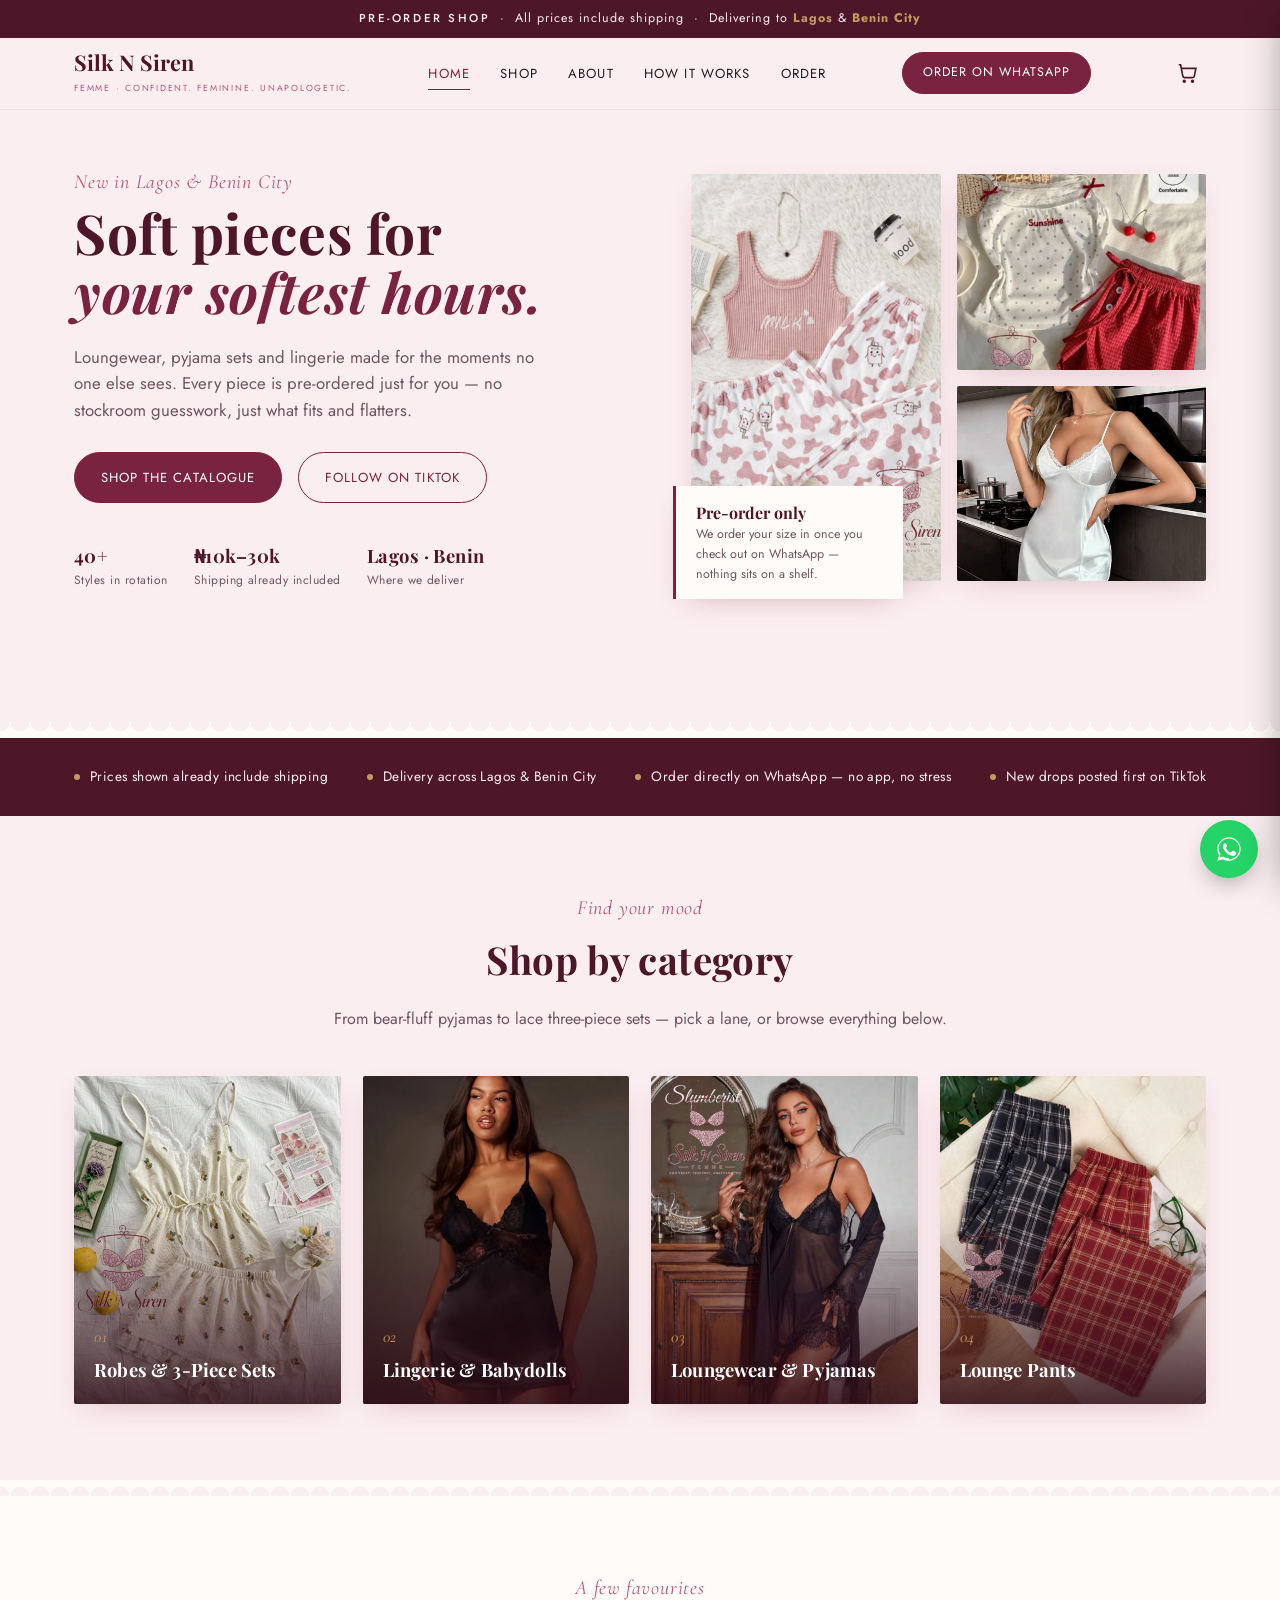
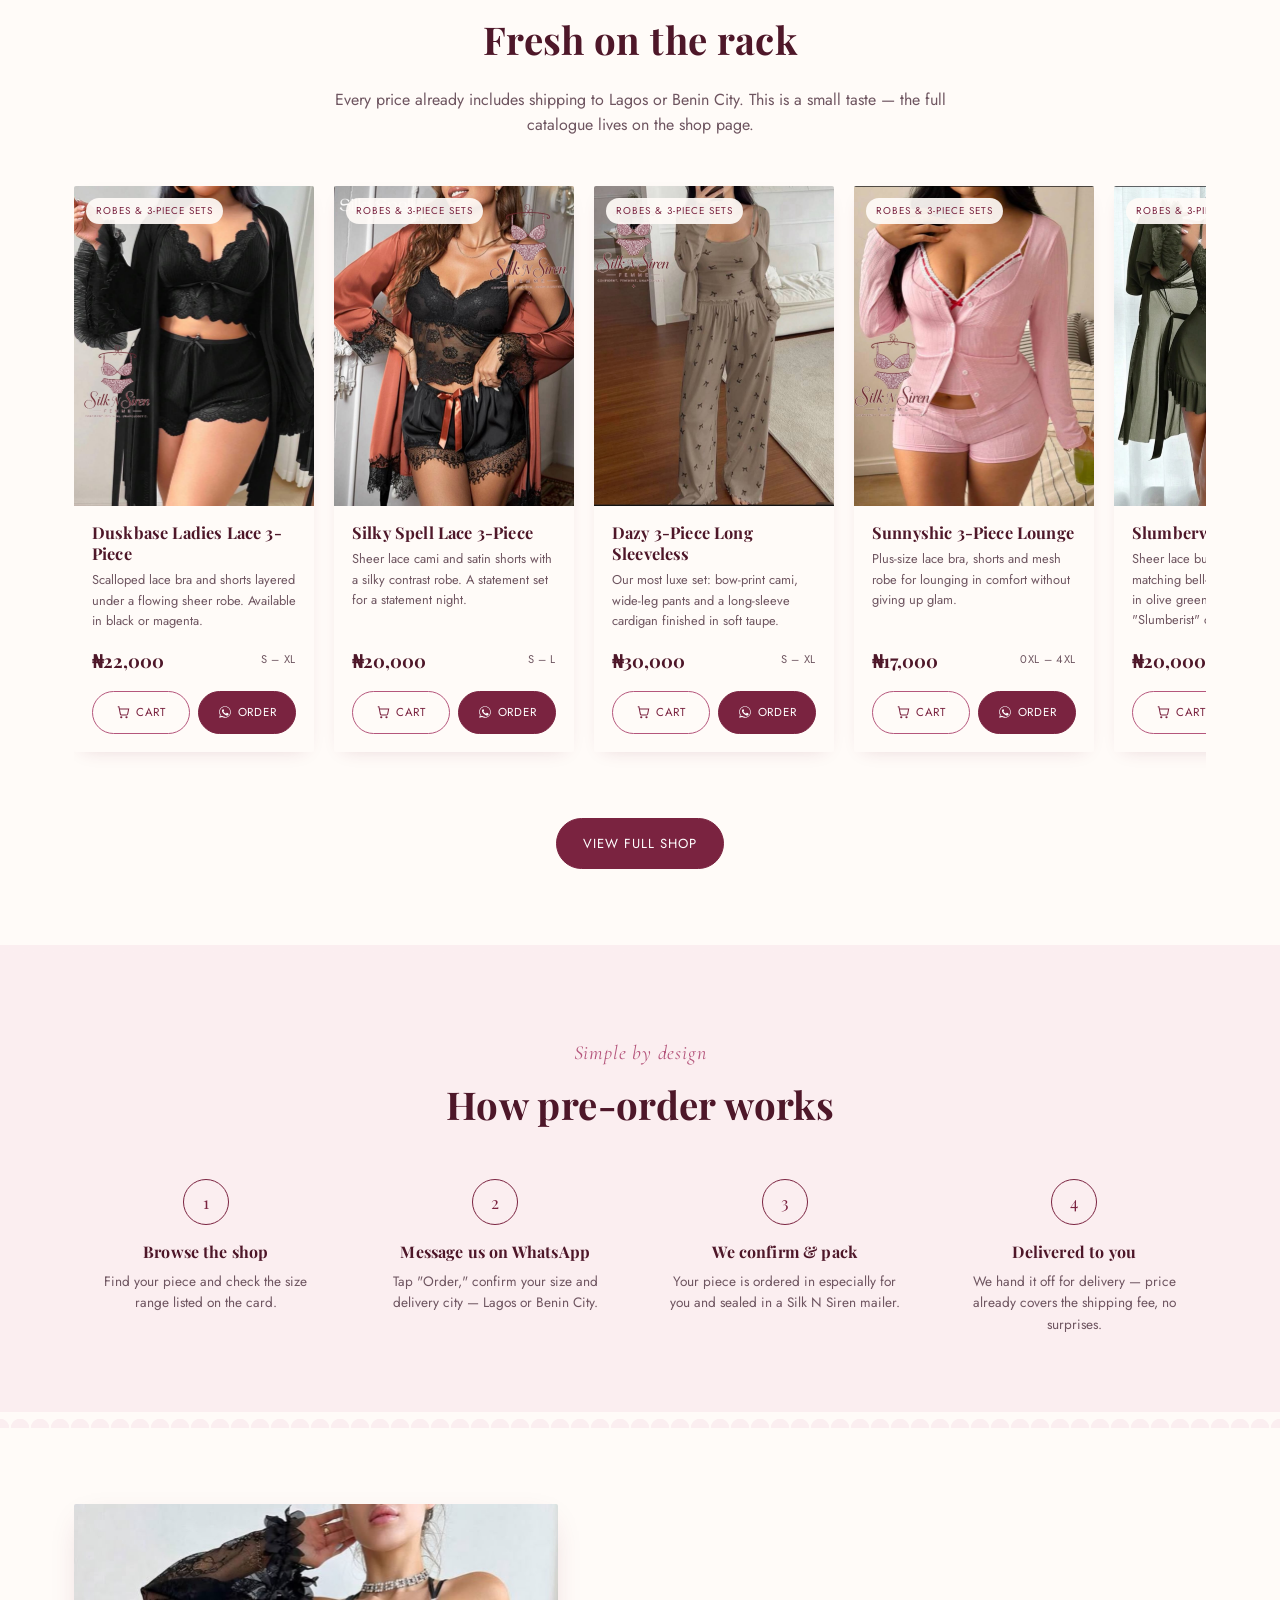
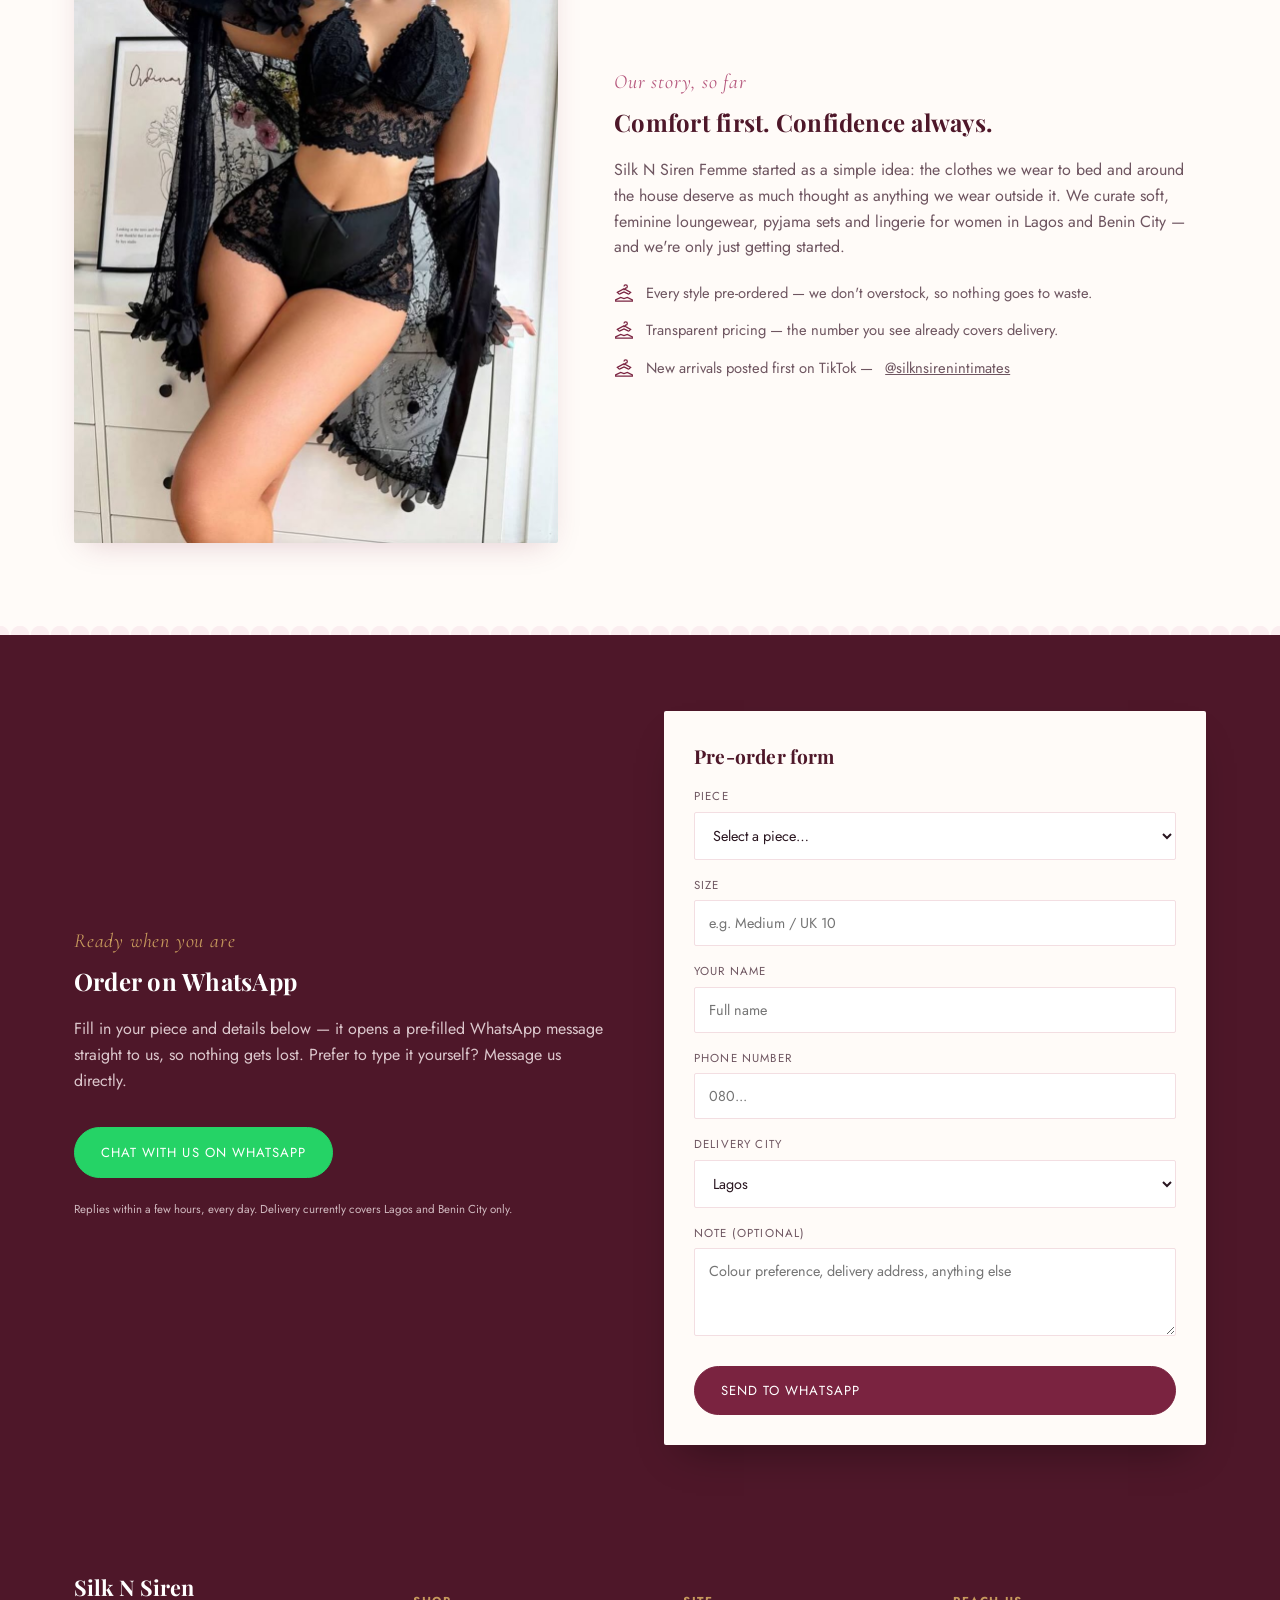
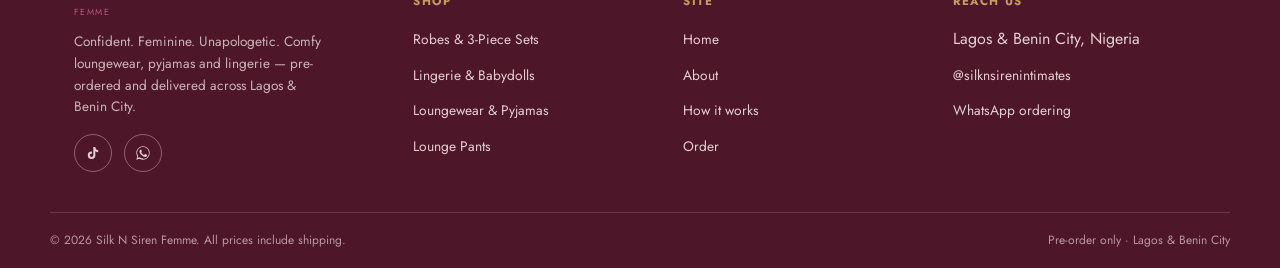
<file: index.html>
<!DOCTYPE html>
<html lang="en">
<head>
<meta charset="UTF-8">
<meta name="viewport" content="width=device-width, initial-scale=1.0">
<title>Silk N Siren Femme — Confident. Feminine. Unapologetic.</title>
<meta name="description" content="Pre-order comfy loungewear, pyjamas and lingerie, delivered across Lagos and Benin City. Prices include shipping.">
<link rel="icon" href="images/IMG-20260710-WA0148.jpg">
<link rel="stylesheet" href="styles.css">
</head>
<body>

<div class="notice-bar">
  <span class="tracked">Pre-order shop</span> &nbsp;·&nbsp; All prices include shipping &nbsp;·&nbsp; Delivering to <b>Lagos</b> &amp; <b>Benin City</b>
</div>

<header class="site">
  <nav class="nav">
    <a href="#home" class="brand">
      <span>
        <span class="brand-word">Silk N Siren</span>
        <span class="brand-sub">FEMME · CONFIDENT. FEMININE. UNAPOLOGETIC.</span>
      </span>
    </a>
    <button class="nav-toggle" id="nav-toggle" aria-label="Toggle menu">&#9776;</button>
    <div class="nav-links" id="nav-links">
      <a href="#home" class="active">Home</a>
      <a href="shop.html">Shop</a>
      <a href="#about">About</a>
      <a href="#how-it-works">How it works</a>
      <a href="#order">Order</a>
    </div>
    <a class="nav-cta" href="#order">Order on WhatsApp</a>
    <button class="cart-toggle" id="cart-toggle" aria-label="Open cart">
      <svg viewBox="0 0 24 24" fill="none" stroke="currentColor" stroke-width="1.8"><path d="M3 3h2l2.4 12.2a2 2 0 0 0 2 1.8h8.6a2 2 0 0 0 2-1.6L21.7 7H6"/><circle cx="9" cy="21" r="1"/><circle cx="18" cy="21" r="1"/></svg>
      <span class="cart-badge hidden" id="cart-badge">0</span>
    </button>
  </nav>
</header>

<main>

  <!-- ============ HERO ============ -->
  <section class="hero" id="home">
    <div class="container hero-grid">
      <div>
        <span class="eyebrow">New in Lagos &amp; Benin City</span>
        <h1>Soft pieces for<br><em>your softest hours.</em></h1>
        <p class="lede">Loungewear, pyjama sets and lingerie made for the moments no one else sees. Every piece is pre-ordered just for you — no stockroom guesswork, just what fits and flatters.</p>
        <div class="hero-ctas">
          <a href="shop.html" class="btn btn-primary">Shop the catalogue</a>
          <a href="https://www.tiktok.com/@silknsirenintimates" target="_blank" rel="noopener" class="btn btn-ghost">Follow on TikTok</a>
        </div>
        <div class="hero-badges">
          <div><strong>40+</strong>Styles in rotation</div>
          <div><strong>₦10k–30k</strong>Shipping already included</div>
          <div><strong>Lagos · Benin</strong>Where we deliver</div>
        </div>
      </div>
      <div class="hero-collage">
        <img class="tall" src="images/fur_scoop_neck_3_piece__25000.jpg" alt="Silk N Siren Femme lace three-piece set">
        <img class="short" src="images/cherry_2_piece_pyjamas_12000.jpg" alt="Cherry two-piece pyjama set">
        <img class="short" src="images/crystal_vow_split_lacelingerie__16000.jpg" alt="Satin lace babydoll">
        <div class="hero-tag"><b>Pre-order only</b>We order your size in once you check out on WhatsApp — nothing sits on a shelf.</div>
      </div>
    </div>
  </section>

  <div class="scallop on-cream" style="margin-top:56px;"></div>

  <!-- ============ TRUST STRIP ============ -->
  <div class="strip">
    <div class="container">
      <div class="strip-item"><span class="dot"></span> Prices shown already include shipping</div>
      <div class="strip-item"><span class="dot"></span> Delivery across Lagos &amp; Benin City</div>
      <div class="strip-item"><span class="dot"></span> Order directly on WhatsApp — no app, no stress</div>
      <div class="strip-item"><span class="dot"></span> New drops posted first on TikTok</div>
    </div>
  </div>

  <!-- ============ CATEGORY GRID ============ -->
  <section id="categories">
    <div class="container">
      <div class="section-head">
        <span class="eyebrow">Find your mood</span>
        <h2>Shop by category</h2>
        <p>From bear-fluff pyjamas to lace three-piece sets — pick a lane, or browse everything below.</p>
      </div>
      <div class="cat-grid">
        <a class="cat-card" href="shop.html#Robes%20%26%203-Piece%20Sets">
          <img src="images/cottage_slumber_2_piece_14000.jpg" alt="Robes and three-piece sets">
          <div class="cat-card-label"><span class="eyebrow">01</span><h3>Robes &amp; 3-Piece Sets</h3></div>
        </a>
        <a class="cat-card" href="shop.html#Lingerie%20%26%20Babydolls">
          <img src="images/missguided_satin_lingerie__17000__1_.jpg" alt="Lingerie and babydolls">
          <div class="cat-card-label"><span class="eyebrow">02</span><h3>Lingerie &amp; Babydolls</h3></div>
        </a>
        <a class="cat-card" href="shop.html#Loungewear%20%26%20Pyjama%20Sets">
          <img src="images/contrast_lace_2_piece_lingerie__comes_in_multi_colours__15000.jpg" alt="Loungewear and pyjama sets">
          <div class="cat-card-label"><span class="eyebrow">03</span><h3>Loungewear &amp; Pyjamas</h3></div>
        </a>
        <a class="cat-card" href="shop.html#Lounge%20Pants">
          <img src="images/lounge_pants__10000.jpg" alt="Lounge pants">
          <div class="cat-card-label"><span class="eyebrow">04</span><h3>Lounge Pants</h3></div>
        </a>
      </div>
    </div>
  </section>

  <div class="scallop on-cream flip"></div>

  <!-- ============ SHOP PREVIEW ============ -->
  <section id="shop" style="background:var(--cream);">
    <div class="container">
      <div class="section-head">
        <span class="eyebrow">A few favourites</span>
        <h2>Fresh on the rack</h2>
        <p>Every price already includes shipping to Lagos or Benin City. This is a small taste — the full catalogue lives on the shop page.</p>
      </div>
      <div class="catalogue-root" id="shop-grid" data-limit="8"></div>
      <div style="text-align:center; margin-top:44px;">
        <a href="shop.html" class="btn btn-primary">View full shop</a>
      </div>
    </div>
  </section>

  <div class="scallop on-blush"></div>

  <!-- ============ HOW IT WORKS ============ -->
  <section id="how-it-works">
    <div class="container">
      <div class="section-head">
        <span class="eyebrow">Simple by design</span>
        <h2>How pre-order works</h2>
      </div>
      <div class="steps">
        <div class="step">
          <div class="step-num">1</div>
          <h3>Browse the shop</h3>
          <p>Find your piece and check the size range listed on the card.</p>
        </div>
        <div class="step">
          <div class="step-num">2</div>
          <h3>Message us on WhatsApp</h3>
          <p>Tap "Order," confirm your size and delivery city — Lagos or Benin City.</p>
        </div>
        <div class="step">
          <div class="step-num">3</div>
          <h3>We confirm &amp; pack</h3>
          <p>Your piece is ordered in especially for you and sealed in a Silk N Siren mailer.</p>
        </div>
        <div class="step">
          <div class="step-num">4</div>
          <h3>Delivered to you</h3>
          <p>We hand it off for delivery — price already covers the shipping fee, no surprises.</p>
        </div>
      </div>
    </div>
  </section>

  <div class="scallop on-cream flip"></div>

  <!-- ============ ABOUT ============ -->
  <section id="about" style="background:var(--cream);">
    <div class="container about-grid">
      <img src="images/seduluxe_3_piece__comes_in_other_multi_color__25000.jpg" alt="Silk N Siren Femme model">
      <div>
        <span class="eyebrow">Our story, so far</span>
        <h2>Comfort first. Confidence always.</h2>
        <p style="color:var(--ink-soft);">Silk N Siren Femme started as a simple idea: the clothes we wear to bed and around the house deserve as much thought as anything we wear outside it. We curate soft, feminine loungewear, pyjama sets and lingerie for women in Lagos and Benin City — and we're only just getting started.</p>
        <ul class="about-list">
          <li><svg class="hanger" viewBox="0 0 24 24" fill="none" stroke="currentColor" stroke-width="1.5"><path d="M12 3a2 2 0 1 1 2 2c0 1-2 1.2-2 2.4M4 10l8-4.4L20 10l-1.6 1.6c-.4.4-1 .5-1.5.3L12 9.5l-4.9 2.4c-.5.2-1.1.1-1.5-.3L4 10Z"/><path d="M2 19l6-3 4 1.4L16 16l6 3v1.5H2Z"/></svg>Every style pre-ordered — we don't overstock, so nothing goes to waste.</li>
          <li><svg class="hanger" viewBox="0 0 24 24" fill="none" stroke="currentColor" stroke-width="1.5"><path d="M12 3a2 2 0 1 1 2 2c0 1-2 1.2-2 2.4M4 10l8-4.4L20 10l-1.6 1.6c-.4.4-1 .5-1.5.3L12 9.5l-4.9 2.4c-.5.2-1.1.1-1.5-.3L4 10Z"/><path d="M2 19l6-3 4 1.4L16 16l6 3v1.5H2Z"/></svg>Transparent pricing — the number you see already covers delivery.</li>
          <li><svg class="hanger" viewBox="0 0 24 24" fill="none" stroke="currentColor" stroke-width="1.5"><path d="M12 3a2 2 0 1 1 2 2c0 1-2 1.2-2 2.4M4 10l8-4.4L20 10l-1.6 1.6c-.4.4-1 .5-1.5.3L12 9.5l-4.9 2.4c-.5.2-1.1.1-1.5-.3L4 10Z"/><path d="M2 19l6-3 4 1.4L16 16l6 3v1.5H2Z"/></svg>New arrivals posted first on TikTok — <a href="https://www.tiktok.com/@silknsirenintimates" target="_blank" rel="noopener" style="text-decoration:underline;">@silknsirenintimates</a></li>
        </ul>
      </div>
    </div>
  </section>

  <div class="scallop on-cream flip"></div>

  <!-- ============ ORDER / WHATSAPP ============ -->
  <section id="order" class="order-section">
    <div class="container order-grid">
      <div>
        <span class="eyebrow">Ready when you are</span>
        <h2>Order on WhatsApp</h2>
        <p>Fill in your piece and details below — it opens a pre-filled WhatsApp message straight to us, so nothing gets lost. Prefer to type it yourself? Message us directly.</p>
        <a class="btn btn-primary" style="margin-top:18px; background:#25D366; border-color:#25D366;" target="_blank" rel="noopener" href="#order" data-wa-cta>Chat with us on WhatsApp</a>
        <p class="order-note" style="color:rgba(251,238,240,.75); margin-top:22px;">Replies within a few hours, every day. Delivery currently covers Lagos and Benin City only.</p>
      </div>

      <div class="order-card">
        <h3>Pre-order form</h3>
        <form id="order-form" class="order-form">
          <label for="order-product">Piece</label>
          <select id="order-product" name="product"></select>

          <label for="order-size">Size</label>
          <input type="text" id="order-size" name="size" placeholder="e.g. Medium / UK 10">

          <label for="order-name">Your name</label>
          <input type="text" id="order-name" name="name" placeholder="Full name" required>

          <label for="order-phone">Phone number</label>
          <input type="tel" id="order-phone" name="phone" placeholder="080..." required>

          <label for="order-city">Delivery city</label>
          <select id="order-city" name="city">
            <option value="Lagos">Lagos</option>
            <option value="Benin City">Benin City</option>
          </select>

          <label for="order-note">Note (optional)</label>
          <textarea id="order-note" name="note" placeholder="Colour preference, delivery address, anything else"></textarea>

          <button type="submit" class="btn btn-primary">Send to WhatsApp</button>
        </form>
      </div>
    </div>
  </section>

</main>

<footer>
  <div class="container footer-grid">
    <div class="footer-brand">
      <span class="brand-word">Silk N Siren</span>
      <span class="brand-sub">FEMME</span>
      <p>Confident. Feminine. Unapologetic. Comfy loungewear, pyjamas and lingerie — pre-ordered and delivered across Lagos &amp; Benin City.</p>
      <div class="social-row">
        <a href="https://www.tiktok.com/@silknsirenintimates" target="_blank" rel="noopener" aria-label="TikTok">
          <svg width="16" height="16" viewBox="0 0 24 24" fill="currentColor"><path d="M16.6 5.82s.51.5 0 0A4.278 4.278 0 0 1 15.54 3h-3.09v12.4a2.59 2.59 0 1 1-2.59-2.59c.26 0 .51.03.75.1V9.79a5.7 5.7 0 0 0-.75-.05A5.65 5.65 0 0 0 4.21 15.39 5.65 5.65 0 0 0 9.86 21a5.65 5.65 0 0 0 5.65-5.61V9.4a7.325 7.325 0 0 0 4.28 1.37V7.68s-2.4.13-3.19-1.86z"/></svg>
        </a>
        <a href="#order" aria-label="WhatsApp">
          <svg width="16" height="16" viewBox="0 0 24 24" fill="currentColor"><path d="M17.5 14.4c-.3-.1-1.7-.8-2-1-.3-.1-.5-.1-.6.1-.2.3-.7 1-.9 1.2-.2.2-.3.2-.6.1-.3-.1-1.2-.4-2.3-1.4-.9-.8-1.4-1.7-1.6-2-.2-.3 0-.5.1-.6.1-.1.3-.3.4-.5.1-.1.2-.3.3-.4.1-.2 0-.4 0-.5C10.2 9.2 9.8 8 9.6 7.6c-.2-.4-.4-.4-.6-.4h-.5c-.2 0-.5.1-.7.3-.3.3-1 1-1 2.4s1 2.8 1.1 3c.1.2 2 3 4.8 4.3.7.3 1.2.5 1.6.6.7.2 1.3.2 1.8.1.5-.1 1.7-.7 1.9-1.3.2-.6.2-1.1.2-1.2-.1-.1-.3-.2-.5-.3z"/><path d="M12 2C6.5 2 2 6.5 2 12c0 1.9.5 3.6 1.4 5.2L2 22l4.9-1.3C8.4 21.6 10.1 22 12 22c5.5 0 10-4.5 10-10S17.5 2 12 2zm0 18c-1.7 0-3.3-.5-4.7-1.3l-.3-.2-3 .8.8-2.9-.2-.3C3.6 14.7 3.1 13.4 3.1 12c0-4.9 4-8.9 8.9-8.9s8.9 4 8.9 8.9-4 8.9-8.9 8.9z"/></svg>
        </a>
      </div>
    </div>
    <div>
      <h4>Shop</h4>
      <ul>
        <li><a href="shop.html#Robes%20%26%203-Piece%20Sets">Robes &amp; 3-Piece Sets</a></li>
        <li><a href="shop.html#Lingerie%20%26%20Babydolls">Lingerie &amp; Babydolls</a></li>
        <li><a href="shop.html#Loungewear%20%26%20Pyjama%20Sets">Loungewear &amp; Pyjamas</a></li>
        <li><a href="shop.html#Lounge%20Pants">Lounge Pants</a></li>
      </ul>
    </div>
    <div>
      <h4>Site</h4>
      <ul>
        <li><a href="#home">Home</a></li>
        <li><a href="#about">About</a></li>
        <li><a href="#how-it-works">How it works</a></li>
        <li><a href="#order">Order</a></li>
      </ul>
    </div>
    <div>
      <h4>Reach us</h4>
      <ul>
        <li>Lagos &amp; Benin City, Nigeria</li>
        <li><a href="https://www.tiktok.com/@silknsirenintimates" target="_blank" rel="noopener">@silknsirenintimates</a></li>
        <li><a href="#order">WhatsApp ordering</a></li>
      </ul>
    </div>
  </div>
  <div class="container footer-bottom">
    <span>© <span class="year"></span> Silk N Siren Femme. All prices include shipping.</span>
    <span>Pre-order only · Lagos &amp; Benin City</span>
  </div>
</footer>

<div class="cart-overlay" id="cart-overlay"></div>
<aside class="cart-drawer" id="cart-drawer" aria-label="Shopping bag">
  <div class="cart-drawer-head">
    <h3>Your Bag</h3>
    <button class="cart-close" id="cart-close" aria-label="Close bag">&times;</button>
  </div>
  <div class="cart-items" id="cart-items"></div>
  <div class="cart-drawer-footer">
    <div class="cart-subtotal-row">
      <span>Subtotal</span>
      <strong id="cart-subtotal-amount">₦0</strong>
    </div>
    <p class="order-note" style="margin-bottom:14px;">Shipping to Lagos &amp; Benin City already included in each price.</p>
    <a class="btn btn-primary" id="cart-checkout" style="width:100%; justify-content:center; background:#25D366; border-color:#25D366;" target="_blank" rel="noopener" href="#order">Checkout on WhatsApp</a>
    <button class="btn btn-ghost" id="cart-clear" type="button" style="width:100%; margin-top:10px;">Clear bag</button>
  </div>
</aside>

<a class="wa-float" href="#order" target="_blank" rel="noopener" aria-label="Chat on WhatsApp" id="wa-float" data-wa-cta>
  <svg viewBox="0 0 24 24" fill="currentColor"><path d="M17.5 14.4c-.3-.1-1.7-.8-2-1-.3-.1-.5-.1-.6.1-.2.3-.7 1-.9 1.2-.2.2-.3.2-.6.1-.3-.1-1.2-.4-2.3-1.4-.9-.8-1.4-1.7-1.6-2-.2-.3 0-.5.1-.6.1-.1.3-.3.4-.5.1-.1.2-.3.3-.4.1-.2 0-.4 0-.5C10.2 9.2 9.8 8 9.6 7.6c-.2-.4-.4-.4-.6-.4h-.5c-.2 0-.5.1-.7.3-.3.3-1 1-1 2.4s1 2.8 1.1 3c.1.2 2 3 4.8 4.3.7.3 1.2.5 1.6.6.7.2 1.3.2 1.8.1.5-.1 1.7-.7 1.9-1.3.2-.6.2-1.1.2-1.2-.1-.1-.3-.2-.5-.3z"/><path d="M12 2C6.5 2 2 6.5 2 12c0 1.9.5 3.6 1.4 5.2L2 22l4.9-1.3C8.4 21.6 10.1 22 12 22c5.5 0 10-4.5 10-10S17.5 2 12 2zm0 18c-1.7 0-3.3-.5-4.7-1.3l-.3-.2-3 .8.8-2.9-.2-.3C3.6 14.7 3.1 13.4 3.1 12c0-4.9 4-8.9 8.9-8.9s8.9 4 8.9 8.9-4 8.9-8.9 8.9z"/></svg>
</a>

<script src="data.js"></script>
<script src="script.js"></script>
</body>
</html>
</file>
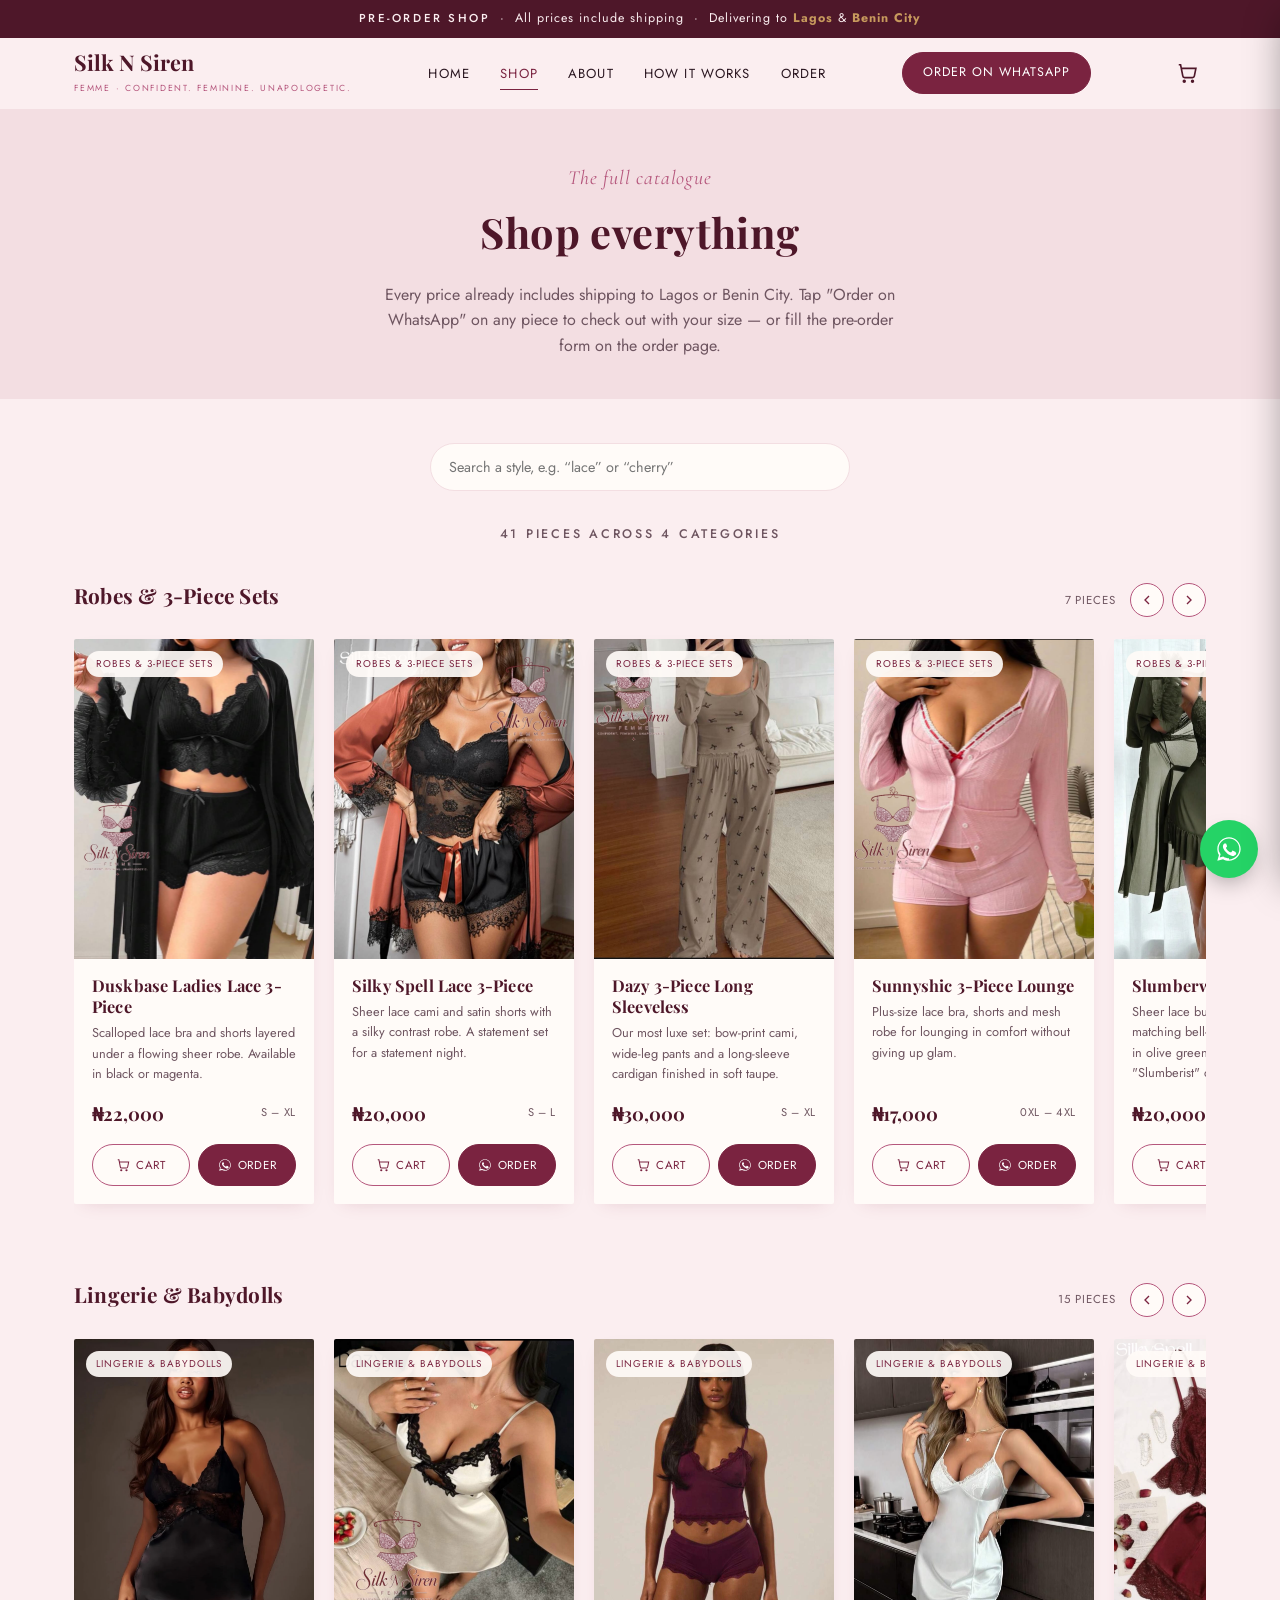
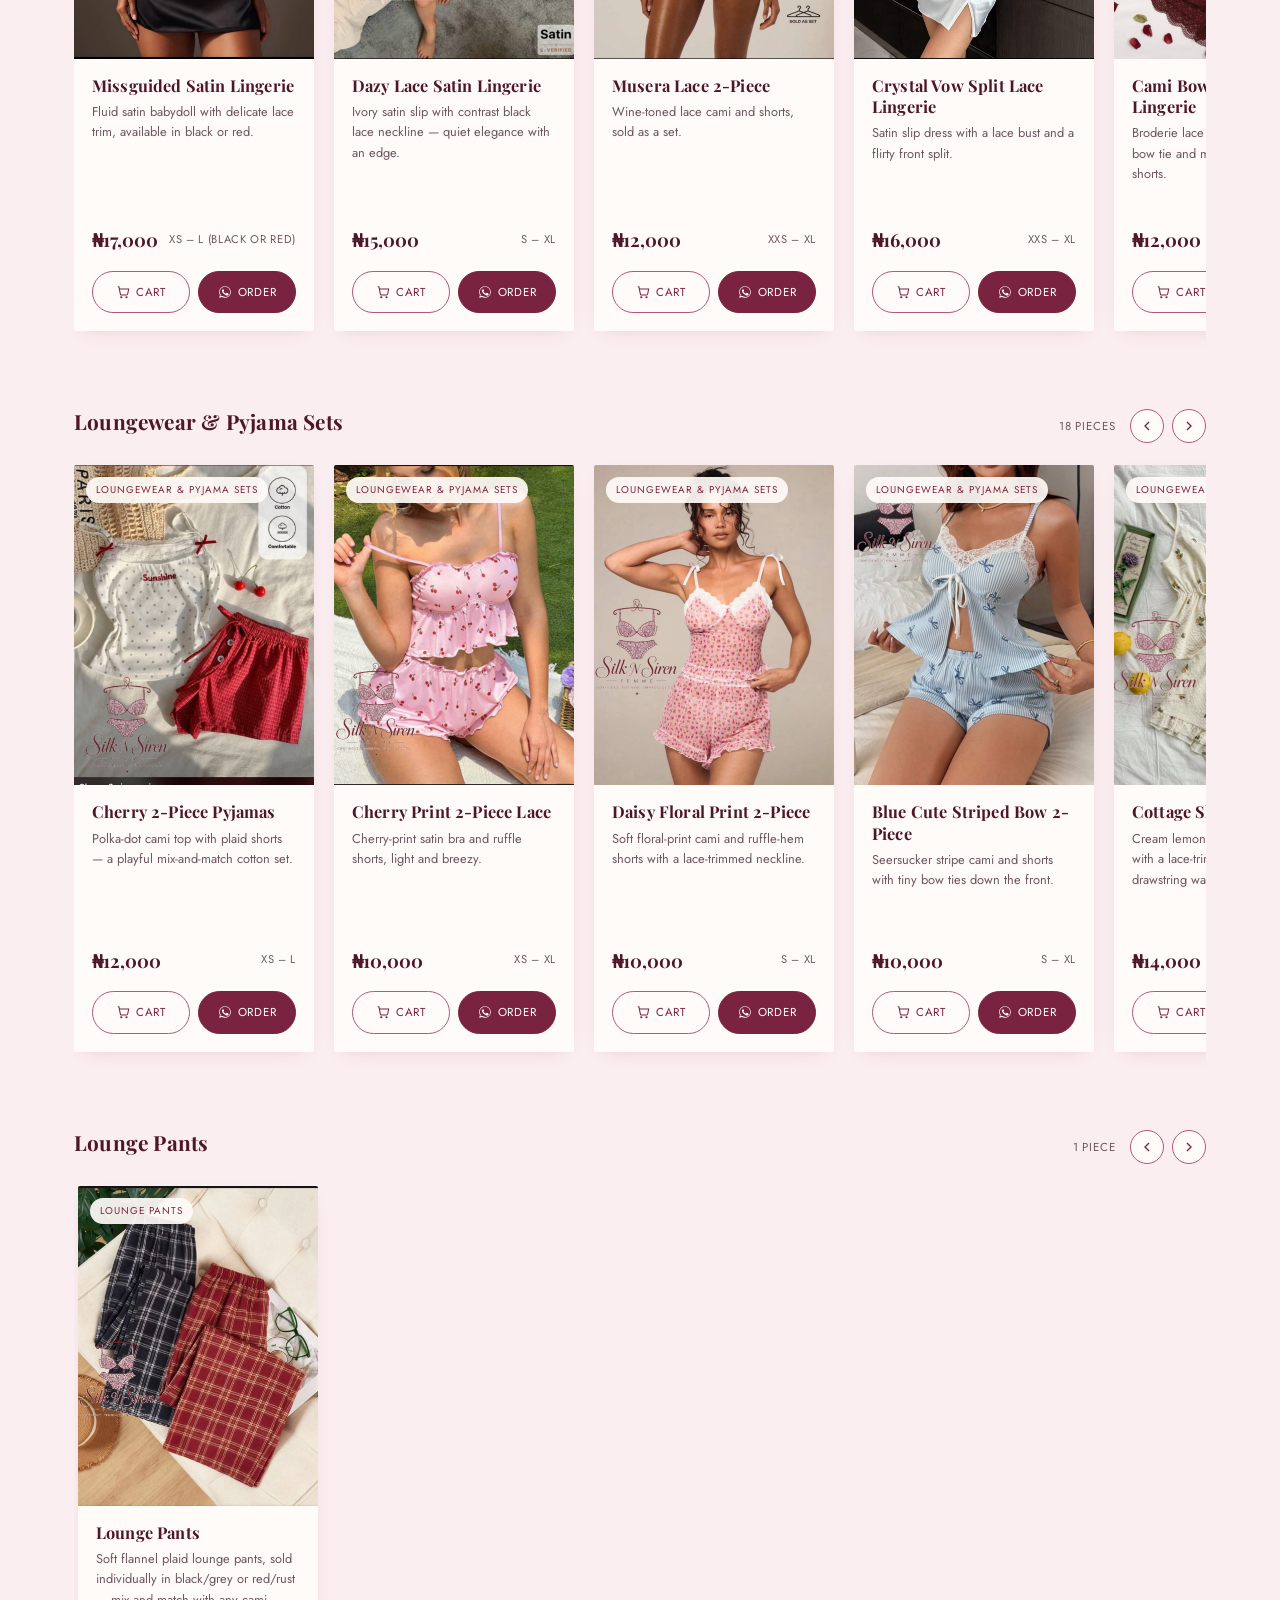
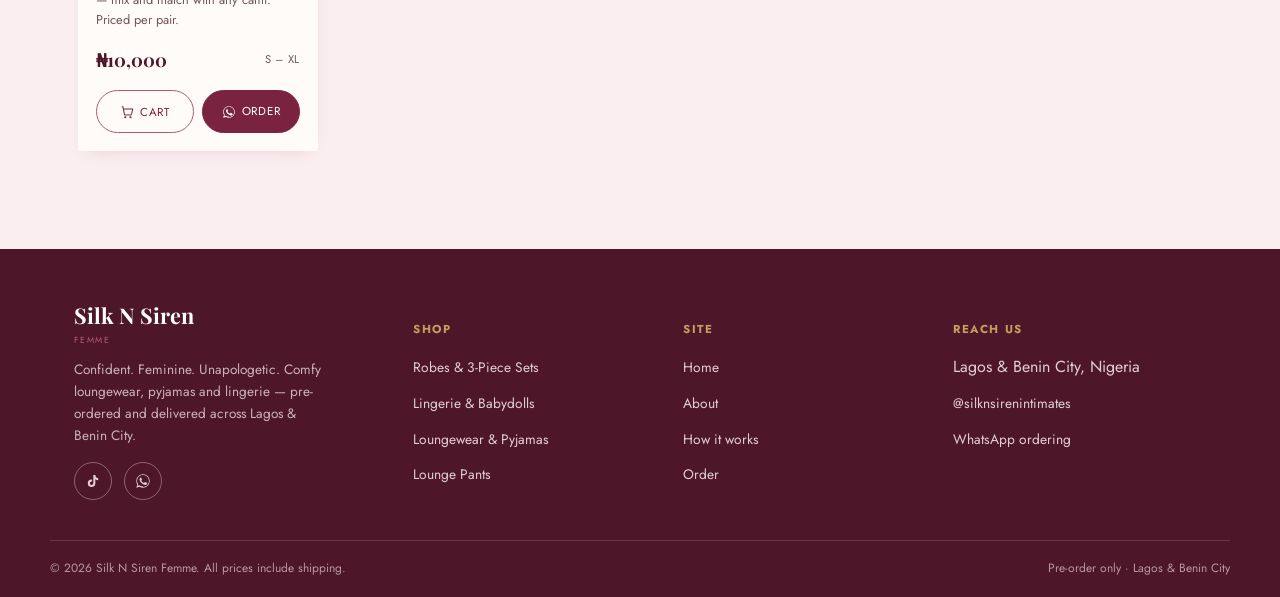
<file: shop.html>
<!DOCTYPE html>
<html lang="en">
<head>
<meta charset="UTF-8">
<meta name="viewport" content="width=device-width, initial-scale=1.0">
<title>Shop — Silk N Siren Femme</title>
<meta name="description" content="Browse and pre-order comfy loungewear, pyjama sets and lingerie. Prices include shipping to Lagos and Benin City.">
<link rel="icon" href="images/IMG-20260710-WA0148.jpg">
<link rel="stylesheet" href="styles.css">
</head>
<body>

<div class="notice-bar">
  <span class="tracked">Pre-order shop</span> &nbsp;·&nbsp; All prices include shipping &nbsp;·&nbsp; Delivering to <b>Lagos</b> &amp; <b>Benin City</b>
</div>

<header class="site">
  <nav class="nav">
    <a href="index.html" class="brand">
      <span>
        <span class="brand-word">Silk N Siren</span>
        <span class="brand-sub">FEMME · CONFIDENT. FEMININE. UNAPOLOGETIC.</span>
      </span>
    </a>
    <button class="nav-toggle" id="nav-toggle" aria-label="Toggle menu">&#9776;</button>
    <div class="nav-links" id="nav-links">
      <a href="index.html">Home</a>
      <a href="shop.html" class="active">Shop</a>
      <a href="index.html#about">About</a>
      <a href="index.html#how-it-works">How it works</a>
      <a href="index.html#order">Order</a>
    </div>
    <a class="nav-cta" href="index.html#order">Order on WhatsApp</a>
    <button class="cart-toggle" id="cart-toggle" aria-label="Open cart">
      <svg viewBox="0 0 24 24" fill="none" stroke="currentColor" stroke-width="1.8"><path d="M3 3h2l2.4 12.2a2 2 0 0 0 2 1.8h8.6a2 2 0 0 0 2-1.6L21.7 7H6"/><circle cx="9" cy="21" r="1"/><circle cx="18" cy="21" r="1"/></svg>
      <span class="cart-badge hidden" id="cart-badge">0</span>
    </button>
  </nav>
</header>

<main>
  <div class="page-hero">
    <div class="container">
      <span class="eyebrow">The full catalogue</span>
      <h1 style="font-size:clamp(1.9rem,3.4vw,2.6rem);">Shop everything</h1>
      <p style="color:var(--ink-soft); max-width:52ch; margin:10px auto 0;">Every price already includes shipping to Lagos or Benin City. Tap "Order on WhatsApp" on any piece to check out with your size — or fill the pre-order form on the order page.</p>
    </div>
  </div>

  <section style="padding-top:44px;">
    <div class="container">
      <div class="search-row">
        <input type="text" id="search-input" placeholder="Search a style, e.g. “lace” or “cherry”">
      </div>
      <p style="text-align:center; margin-bottom:34px; font-size:.78rem; color:var(--ink-soft);" class="tracked" id="results-count"></p>
      <div class="catalogue-root" id="shop-grid"></div>
    </div>
  </section>
</main>

<footer>
  <div class="container footer-grid">
    <div class="footer-brand">
      <span class="brand-word">Silk N Siren</span>
      <span class="brand-sub">FEMME</span>
      <p>Confident. Feminine. Unapologetic. Comfy loungewear, pyjamas and lingerie — pre-ordered and delivered across Lagos &amp; Benin City.</p>
      <div class="social-row">
        <a href="https://www.tiktok.com/@silknsirenintimates" target="_blank" rel="noopener" aria-label="TikTok">
          <svg width="16" height="16" viewBox="0 0 24 24" fill="currentColor"><path d="M16.6 5.82s.51.5 0 0A4.278 4.278 0 0 1 15.54 3h-3.09v12.4a2.59 2.59 0 1 1-2.59-2.59c.26 0 .51.03.75.1V9.79a5.7 5.7 0 0 0-.75-.05A5.65 5.65 0 0 0 4.21 15.39 5.65 5.65 0 0 0 9.86 21a5.65 5.65 0 0 0 5.65-5.61V9.4a7.325 7.325 0 0 0 4.28 1.37V7.68s-2.4.13-3.19-1.86z"/></svg>
        </a>
        <a href="index.html#order" aria-label="WhatsApp">
          <svg width="16" height="16" viewBox="0 0 24 24" fill="currentColor"><path d="M17.5 14.4c-.3-.1-1.7-.8-2-1-.3-.1-.5-.1-.6.1-.2.3-.7 1-.9 1.2-.2.2-.3.2-.6.1-.3-.1-1.2-.4-2.3-1.4-.9-.8-1.4-1.7-1.6-2-.2-.3 0-.5.1-.6.1-.1.3-.3.4-.5.1-.1.2-.3.3-.4.1-.2 0-.4 0-.5C10.2 9.2 9.8 8 9.6 7.6c-.2-.4-.4-.4-.6-.4h-.5c-.2 0-.5.1-.7.3-.3.3-1 1-1 2.4s1 2.8 1.1 3c.1.2 2 3 4.8 4.3.7.3 1.2.5 1.6.6.7.2 1.3.2 1.8.1.5-.1 1.7-.7 1.9-1.3.2-.6.2-1.1.2-1.2-.1-.1-.3-.2-.5-.3z"/><path d="M12 2C6.5 2 2 6.5 2 12c0 1.9.5 3.6 1.4 5.2L2 22l4.9-1.3C8.4 21.6 10.1 22 12 22c5.5 0 10-4.5 10-10S17.5 2 12 2zm0 18c-1.7 0-3.3-.5-4.7-1.3l-.3-.2-3 .8.8-2.9-.2-.3C3.6 14.7 3.1 13.4 3.1 12c0-4.9 4-8.9 8.9-8.9s8.9 4 8.9 8.9-4 8.9-8.9 8.9z"/></svg>
        </a>
      </div>
    </div>
    <div>
      <h4>Shop</h4>
      <ul>
        <li><a href="shop.html#Robes%20%26%203-Piece%20Sets">Robes &amp; 3-Piece Sets</a></li>
        <li><a href="shop.html#Lingerie%20%26%20Babydolls">Lingerie &amp; Babydolls</a></li>
        <li><a href="shop.html#Loungewear%20%26%20Pyjama%20Sets">Loungewear &amp; Pyjamas</a></li>
        <li><a href="shop.html#Lounge%20Pants">Lounge Pants</a></li>
      </ul>
    </div>
    <div>
      <h4>Site</h4>
      <ul>
        <li><a href="index.html">Home</a></li>
        <li><a href="index.html#about">About</a></li>
        <li><a href="index.html#how-it-works">How it works</a></li>
        <li><a href="index.html#order">Order</a></li>
      </ul>
    </div>
    <div>
      <h4>Reach us</h4>
      <ul>
        <li>Lagos &amp; Benin City, Nigeria</li>
        <li><a href="https://www.tiktok.com/@silknsirenintimates" target="_blank" rel="noopener">@silknsirenintimates</a></li>
        <li><a href="index.html#order">WhatsApp ordering</a></li>
      </ul>
    </div>
  </div>
  <div class="container footer-bottom">
    <span>© <span class="year"></span> Silk N Siren Femme. All prices include shipping.</span>
    <span>Pre-order only · Lagos &amp; Benin City</span>
  </div>
</footer>

<div class="cart-overlay" id="cart-overlay"></div>
<aside class="cart-drawer" id="cart-drawer" aria-label="Shopping bag">
  <div class="cart-drawer-head">
    <h3>Your Bag</h3>
    <button class="cart-close" id="cart-close" aria-label="Close bag">&times;</button>
  </div>
  <div class="cart-items" id="cart-items"></div>
  <div class="cart-drawer-footer">
    <div class="cart-subtotal-row">
      <span>Subtotal</span>
      <strong id="cart-subtotal-amount">₦0</strong>
    </div>
    <p class="order-note" style="margin-bottom:14px;">Shipping to Lagos &amp; Benin City already included in each price.</p>
    <a class="btn btn-primary" id="cart-checkout" style="width:100%; justify-content:center; background:#25D366; border-color:#25D366;" target="_blank" rel="noopener" href="index.html#order">Checkout on WhatsApp</a>
    <button class="btn btn-ghost" id="cart-clear" type="button" style="width:100%; margin-top:10px;">Clear bag</button>
  </div>
</aside>

<a class="wa-float" href="index.html#order" target="_blank" rel="noopener" aria-label="Chat on WhatsApp" id="wa-float" data-wa-cta>
  <svg viewBox="0 0 24 24" fill="currentColor"><path d="M17.5 14.4c-.3-.1-1.7-.8-2-1-.3-.1-.5-.1-.6.1-.2.3-.7 1-.9 1.2-.2.2-.3.2-.6.1-.3-.1-1.2-.4-2.3-1.4-.9-.8-1.4-1.7-1.6-2-.2-.3 0-.5.1-.6.1-.1.3-.3.4-.5.1-.1.2-.3.3-.4.1-.2 0-.4 0-.5C10.2 9.2 9.8 8 9.6 7.6c-.2-.4-.4-.4-.6-.4h-.5c-.2 0-.5.1-.7.3-.3.3-1 1-1 2.4s1 2.8 1.1 3c.1.2 2 3 4.8 4.3.7.3 1.2.5 1.6.6.7.2 1.3.2 1.8.1.5-.1 1.7-.7 1.9-1.3.2-.6.2-1.1.2-1.2-.1-.1-.3-.2-.5-.3z"/><path d="M12 2C6.5 2 2 6.5 2 12c0 1.9.5 3.6 1.4 5.2L2 22l4.9-1.3C8.4 21.6 10.1 22 12 22c5.5 0 10-4.5 10-10S17.5 2 12 2zm0 18c-1.7 0-3.3-.5-4.7-1.3l-.3-.2-3 .8.8-2.9-.2-.3C3.6 14.7 3.1 13.4 3.1 12c0-4.9 4-8.9 8.9-8.9s8.9 4 8.9 8.9-4 8.9-8.9 8.9z"/></svg>
</a>

<script src="data.js"></script>
<script src="script.js"></script>
</body>
</html>
</file>
<file: styles.css>
/* ===========================================================
   Silk N Siren Femme — Design tokens
   Colour:  --wine (deep brand burgundy), --wine-light (accent),
            --blush (page bg), --cream (card bg), --ink (text)
   Type:    'Playfair Display' (serif display), 'Jost' (sans body),
            'Cormorant Garamond' italic (eyebrow / accent)
   Signature: scalloped lace-edge divider + hanger bullet, echoing
              the lace trim on the garments themselves.
   =========================================================== */

@import url('https://fonts.googleapis.com/css2?family=Playfair+Display:ital,wght@0,500;0,600;0,700;1,500&family=Cormorant+Garamond:ital@1&family=Jost:wght@300;400;500;600&display=swap');

:root{
  --wine: #7A2340;
  --wine-deep: #4E1729;
  --wine-light: #B5567C;
  --blush: #FBEEF0;
  --blush-deep: #F3DEE2;
  --cream: #FFFBF8;
  --ink: #2A1620;
  --ink-soft: #6E5560;
  --gold: #C79A5D;
  --radius: 2px;
  --shadow: 0 10px 30px -12px rgba(122,35,64,0.25);
}

*{box-sizing:border-box;}
html{scroll-behavior:smooth;}
body{
  margin:0;
  background:var(--blush);
  color:var(--ink);
  font-family:'Jost', sans-serif;
  font-weight:400;
  line-height:1.6;
  -webkit-font-smoothing:antialiased;
}

h1,h2,h3,.serif{
  font-family:'Playfair Display', serif;
  color:var(--wine-deep);
  margin:0 0 .4em;
  letter-spacing:.01em;
}

.eyebrow{
  font-family:'Cormorant Garamond', serif;
  font-style:italic;
  font-size:1.25rem;
  color:var(--wine-light);
  letter-spacing:.04em;
  margin-bottom:.25em;
  display:block;
}

.tracked{
  text-transform:uppercase;
  letter-spacing:.22em;
  font-size:.72rem;
  font-weight:500;
}

a{color:inherit;text-decoration:none;}
img{max-width:100%;display:block;}
button{font-family:inherit;cursor:pointer;}

.container{
  max-width:1180px;
  margin:0 auto;
  padding:0 24px;
}

/* -------------------- scalloped divider (signature element) -------------------- */
.scallop{
  width:100%;
  height:16px;
  background-image: radial-gradient(circle at 10px 0, transparent 9px, var(--wine) 9.5px);
  background-size: 20px 20px;
  background-repeat: repeat-x;
  background-position: center top;
}
.scallop.flip{transform:rotate(180deg);}
.scallop.on-blush{background-image: radial-gradient(circle at 10px 0, transparent 9px, var(--blush) 9.5px);}
.scallop.on-cream{background-image: radial-gradient(circle at 10px 0, transparent 9px, var(--cream) 9.5px);}
.scallop.on-wine{background-image: radial-gradient(circle at 10px 0, transparent 9px, var(--wine-deep) 9.5px);}

/* -------------------- top notice bar -------------------- */
.notice-bar{
  background:var(--wine-deep);
  color:var(--blush);
  text-align:center;
  padding:9px 16px;
  font-size:.78rem;
  letter-spacing:.08em;
}
.notice-bar b{color:var(--gold);}

/* -------------------- nav -------------------- */
header.site{
  position:sticky; top:0; z-index:50;
  background:var(--blush);
  border-bottom:1px solid var(--blush-deep);
}
@supports (backdrop-filter: blur(1px)) or (-webkit-backdrop-filter: blur(1px)){
  header.site{
    background:rgba(251,238,240,0.92);
    -webkit-backdrop-filter: blur(8px);
    backdrop-filter: blur(8px);
  }
}
.nav{
  position:relative;
  display:flex; align-items:center; justify-content:space-between;
  padding:14px 24px; gap:16px;
  max-width:1180px; margin:0 auto;
}
.brand{display:flex; align-items:center; gap:10px; flex:none;}
.brand-mark{width:38px;height:38px;}
.brand-word{font-family:'Playfair Display', serif; font-weight:700; font-size:1.35rem; color:var(--wine-deep); line-height:1; white-space:nowrap;}
.brand-sub{display:block; font-family:'Jost'; font-size:.55rem; letter-spacing:.2em; color:var(--wine-light); margin-top:2px; white-space:nowrap;}

.nav-links{display:flex; gap:clamp(16px,2.4vw,34px); align-items:center; flex-wrap:nowrap;}
.nav-links a{
  font-size:.82rem; letter-spacing:.08em; text-transform:uppercase;
  color:var(--ink); position:relative; padding:4px 0; white-space:nowrap;
}
.nav-links a::after{
  content:""; position:absolute; left:0; bottom:-2px; width:0; height:1px;
  background:var(--wine); transition:width .25s ease;
}
.nav-links a:hover::after,.nav-links a.active::after{width:100%;}
.nav-links a.active{color:var(--wine);}

.nav-cta{
  background:var(--wine); color:#fff; padding:10px 20px;
  border-radius:999px; font-size:.78rem; letter-spacing:.08em; text-transform:uppercase;
  border:1px solid var(--wine); transition:background .2s, color .2s; flex:none; white-space:nowrap;
}
.nav-cta:hover{background:var(--wine-deep);}

.nav-toggle{display:none; background:none; border:0; font-size:1.5rem; color:var(--wine-deep); flex:none;}

/* Medium widths: keep links but drop the tagline and tighten gaps before the hamburger takes over */
@media (max-width:1080px){
  .brand-sub{display:none;}
}

@media (max-width:900px){
  .nav-links{
    position:absolute; top:100%; left:0; right:0;
    background:var(--cream); z-index:40;
    flex-direction:column; align-items:flex-start; padding:24px; gap:18px;
    box-shadow:0 12px 24px -12px rgba(0,0,0,.2);
    transform:translateY(-8px); opacity:0; visibility:hidden;
    transition:transform .2s ease, opacity .2s ease, visibility .2s;
    border-bottom:1px solid var(--blush-deep);
  }
  .nav-links.open{transform:translateY(0); opacity:1; visibility:visible;}
  .nav-cta{display:none;}
  .nav-toggle{display:block;}
}

/* -------------------- hero -------------------- */
.hero{
  position:relative;
  padding:56px 0 76px;
}
.hero-grid{
  display:grid; grid-template-columns:1.05fr .95fr; gap:48px; align-items:center;
}
.hero h1{
  font-size:clamp(2.4rem, 4.3vw, 3.6rem);
  line-height:1.08;
}
.hero h1 em{color:var(--wine); font-style:italic;}
.hero p.lede{
  color:var(--ink-soft); font-size:1.05rem; max-width:46ch; margin:18px 0 28px;
}
.hero-ctas{display:flex; gap:16px; flex-wrap:wrap;}
.btn{
  display:inline-flex; align-items:center; gap:8px;
  padding:14px 26px; border-radius:999px; font-size:.82rem;
  letter-spacing:.08em; text-transform:uppercase; border:1px solid var(--wine);
  transition:all .2s ease;
}
.btn-primary{background:var(--wine); color:#fff;}
.btn-primary:hover{background:var(--wine-deep); border-color:var(--wine-deep);}
.btn-ghost{background:transparent; color:var(--wine);}
.btn-ghost:hover{background:var(--wine); color:#fff;}

.hero-badges{display:flex; gap:26px; margin-top:38px; flex-wrap:wrap;}
.hero-badges div{font-size:.75rem; color:var(--ink-soft); letter-spacing:.04em;}
.hero-badges strong{display:block; font-family:'Playfair Display'; color:var(--wine-deep); font-size:1.15rem;}

.hero-collage{
  position:relative; display:grid; grid-template-columns:1fr 1fr; gap:16px;
}
.hero-collage img{
  width:100%; height:100%; object-fit:cover; border-radius:2px;
  box-shadow:var(--shadow);
}
.hero-collage .tall{grid-row:span 2; aspect-ratio:3/4.1;}
.hero-collage .short{aspect-ratio:3/2.35;}
.hero-tag{
  position:absolute; bottom:-18px; left:-18px; background:var(--cream);
  padding:14px 20px; box-shadow:var(--shadow); max-width:230px;
  font-size:.78rem; color:var(--ink-soft); border-left:3px solid var(--wine);
}
.hero-tag b{display:block; color:var(--wine-deep); font-family:'Playfair Display'; font-size:1rem;}

/* -------------------- section shell -------------------- */
section{padding:76px 0;}
.section-head{text-align:center; max-width:640px; margin:0 auto 44px;}
.section-head h2{font-size:clamp(1.8rem,3vw,2.4rem);}
.section-head p{color:var(--ink-soft);}

/* -------------------- strip / trust bar -------------------- */
.strip{
  background:var(--wine-deep); color:var(--blush); padding:28px 0;
}
.strip .container{
  display:flex; justify-content:space-between; flex-wrap:wrap; gap:18px;
}
.strip-item{display:flex; align-items:center; gap:10px; font-size:.85rem; letter-spacing:.03em;}
.strip-item .dot{width:6px;height:6px;background:var(--gold); border-radius:50%; flex:none;}

/* -------------------- category cards (home) -------------------- */
.cat-grid{
  display:grid; grid-template-columns:repeat(4,1fr); gap:22px;
}
.cat-card{
  position:relative; border-radius:2px; overflow:hidden; aspect-ratio:3/3.7;
  box-shadow:var(--shadow);
}
.cat-card img{width:100%;height:100%;object-fit:cover; transition:transform .5s ease;}
.cat-card:hover img{transform:scale(1.06);}
.cat-card::after{
  content:""; position:absolute; inset:0;
  background:linear-gradient(180deg, rgba(78,23,41,0) 40%, rgba(46,13,24,.86) 100%);
}
.cat-card-label{
  position:absolute; left:0; right:0; bottom:0; padding:20px; z-index:2;
  color:#fff;
}
.cat-card-label .eyebrow{color:var(--gold); font-size:1.05rem;}
.cat-card-label h3{color:#fff; font-size:1.15rem; margin:0;}
@media (max-width:980px){.cat-grid{grid-template-columns:repeat(2,1fr);}}
@media (max-width:560px){.cat-grid{grid-template-columns:1fr;}}

/* -------------------- shop filters -------------------- */
.filters{
  display:flex; gap:10px; flex-wrap:wrap; justify-content:center; margin-bottom:40px;
}
.filter-chip{
  padding:10px 20px; border-radius:999px; border:1px solid var(--wine-light);
  font-size:.76rem; letter-spacing:.08em; text-transform:uppercase; color:var(--wine);
  background:transparent; transition:all .2s ease;
}
.filter-chip.active,.filter-chip:hover{background:var(--wine); color:#fff; border-color:var(--wine);}

.search-row{
  max-width:420px; margin:0 auto 34px; position:relative;
}
.search-row input{
  width:100%; padding:13px 18px; border-radius:999px; border:1px solid var(--blush-deep);
  background:var(--cream); font-family:'Jost'; font-size:.9rem; color:var(--ink);
}
.search-row input:focus{outline:2px solid var(--wine-light); outline-offset:2px;}

/* -------------------- catalogue: horizontal scroll rows -------------------- */
.catalogue-root{display:flex; flex-direction:column;}
.category-block{margin-bottom:52px;}
.category-block:last-child{margin-bottom:0;}
.category-block-head{
  display:flex; align-items:baseline; justify-content:space-between; gap:16px;
  margin-bottom:18px; flex-wrap:wrap;
}
.category-block-head h3{font-size:1.3rem; margin:0;}
.cat-count{font-size:.72rem; letter-spacing:.08em; text-transform:uppercase; color:var(--ink-soft);}
.scroll-arrows{display:flex; gap:8px;}
.scroll-arrow{
  width:34px; height:34px; border-radius:50%; border:1px solid var(--wine-light);
  background:var(--cream); display:flex; align-items:center; justify-content:center;
  color:var(--wine); flex:none; padding:0;
}
.scroll-arrow svg{width:16px; height:16px;}
.scroll-arrow:hover{background:var(--wine); color:#fff;}

.scroll-row{
  display:flex; gap:20px; overflow-x:auto; padding:4px 4px 22px;
  scroll-snap-type:x proximity; scroll-behavior:smooth;
  -webkit-overflow-scrolling:touch;
}
.scroll-row::-webkit-scrollbar{height:7px;}
.scroll-row::-webkit-scrollbar-track{background:var(--blush-deep); border-radius:999px;}
.scroll-row::-webkit-scrollbar-thumb{background:var(--wine-light); border-radius:999px;}

.scroll-row .card{
  flex:0 0 240px; scroll-snap-align:start;
}
@media (max-width:560px){
  .scroll-row .card{flex-basis:186px;}
  .scroll-arrows{display:none;} /* touch-scroll is the primary interaction on small screens */
}

.card{
  background:var(--cream); border-radius:2px; overflow:hidden;
  box-shadow:0 6px 18px -10px rgba(122,35,64,.22);
  display:flex; flex-direction:column;
  transition:transform .25s ease, box-shadow .25s ease;
}
.card:hover{transform:translateY(-4px); box-shadow:var(--shadow);}
.card-media{position:relative; aspect-ratio:3/4; overflow:hidden; background:var(--blush-deep);}
.card-media img{width:100%;height:100%;object-fit:cover; transition:transform .5s ease;}
.card:hover .card-media img{transform:scale(1.05);}
.card-cat{
  position:absolute; top:12px; left:12px; background:rgba(255,251,248,.92);
  color:var(--wine); font-size:.62rem; letter-spacing:.1em; text-transform:uppercase;
  padding:5px 10px; border-radius:999px;
}
.card-body{padding:16px 18px 18px; display:flex; flex-direction:column; gap:6px; flex:1;}
.card-body h3{font-size:1.02rem; margin:0; line-height:1.3;}
.card-desc{font-size:.8rem; color:var(--ink-soft); flex:1; margin:0 0 8px;}
.card-meta{display:flex; justify-content:space-between; align-items:center; margin-bottom:10px;}
.card-price{font-family:'Playfair Display'; font-weight:700; color:var(--wine-deep); font-size:1.15rem;}
.card-size{font-size:.7rem; letter-spacing:.06em; color:var(--ink-soft); text-transform:uppercase;}
.card-btn{
  display:flex; align-items:center; justify-content:center; gap:6px;
  padding:11px 8px; border-radius:999px; background:var(--wine); color:#fff;
  font-size:.72rem; letter-spacing:.06em; text-transform:uppercase; border:1px solid var(--wine);
  transition:background .2s; flex:1; white-space:nowrap;
}
.card-btn:hover{background:var(--wine-deep);}
.card-btn svg{width:14px;height:14px;flex:none;}

.card-actions{display:flex; gap:8px;}
.card-btn-cart{
  display:flex; align-items:center; justify-content:center; gap:6px;
  padding:11px 8px; border-radius:999px; background:transparent; color:var(--wine);
  font-size:.72rem; letter-spacing:.06em; text-transform:uppercase; border:1px solid var(--wine-light);
  transition:background .2s, color .2s; flex:1; white-space:nowrap;
}
.card-btn-cart:hover{background:var(--wine); color:#fff;}
.card-btn-cart svg{width:14px;height:14px;flex:none;}

.empty-state{
  text-align:center; padding:60px 20px; color:var(--ink-soft);
}

/* -------------------- how pre-order works -------------------- */
.steps{display:grid; grid-template-columns:repeat(4,1fr); gap:26px;}
.step{text-align:center; padding:0 12px;}
.step-num{
  width:46px;height:46px;border-radius:50%; border:1px solid var(--wine);
  display:flex; align-items:center; justify-content:center; margin:0 auto 14px;
  font-family:'Playfair Display'; color:var(--wine); font-size:1.05rem;
}
.step h3{font-size:1rem; margin-bottom:6px;}
.step p{font-size:.85rem; color:var(--ink-soft); margin:0;}
@media (max-width:820px){.steps{grid-template-columns:repeat(2,1fr); row-gap:34px;}}

/* -------------------- about -------------------- */
.about-grid{display:grid; grid-template-columns:.9fr 1.1fr; gap:56px; align-items:center;}
.about-grid img{border-radius:2px; box-shadow:var(--shadow);}
.about-list{list-style:none; margin:22px 0 0; padding:0; display:grid; gap:14px;}
.about-list li{display:flex; gap:12px; font-size:.92rem; color:var(--ink-soft);}
.about-list .hanger{flex:none; width:20px; height:20px; color:var(--wine); margin-top:2px;}
@media (max-width:900px){.about-grid{grid-template-columns:1fr;}}

/* -------------------- order / whatsapp section -------------------- */
.order-section{
  background:var(--wine-deep); color:var(--blush);
}
.order-grid{display:grid; grid-template-columns:1fr 1fr; gap:48px; align-items:center;}
.order-grid h2{color:#fff;}
.order-grid .eyebrow{color:var(--gold);}
.order-grid p{color:rgba(251,238,240,.82);}
.order-card{
  background:var(--cream); color:var(--ink); border-radius:2px; padding:30px;
  box-shadow:0 20px 40px -18px rgba(0,0,0,.4);
}
.order-card h3{color:var(--wine-deep); font-size:1.2rem;}
.order-form label{display:block; font-size:.72rem; letter-spacing:.1em; text-transform:uppercase; color:var(--ink-soft); margin:16px 0 6px;}
.order-form input, .order-form select, .order-form textarea{
  width:100%; padding:12px 14px; border:1px solid var(--blush-deep); border-radius:2px;
  font-family:'Jost'; font-size:.9rem; background:#fff; color:var(--ink);
}
.order-form textarea{min-height:88px; resize:vertical;}
.order-form input:focus, .order-form select:focus, .order-form textarea:focus{
  outline:2px solid var(--wine-light); outline-offset:1px;
}
.order-form button{width:100%; margin-top:22px;}
.order-note{font-size:.72rem; color:var(--ink-soft); margin-top:12px;}

.wa-float{
  position:fixed; bottom:22px; right:22px; z-index:60;
  width:58px;height:58px;border-radius:50%; background:#25D366; color:#fff;
  display:flex; align-items:center; justify-content:center; box-shadow:0 10px 24px -8px rgba(0,0,0,.4);
}
.wa-float svg{width:28px;height:28px;}
body.cart-open .wa-float{display:none;}

/* -------------------- cart -------------------- */
.cart-toggle{
  position:relative; background:none; border:0; color:var(--wine-deep);
  width:38px; height:38px; display:flex; align-items:center; justify-content:center; flex:none;
}
.cart-toggle svg{width:22px; height:22px;}
.cart-toggle.pulse{animation:cart-pulse .4s ease;}
@keyframes cart-pulse{
  0%{transform:scale(1);}
  40%{transform:scale(1.22);}
  100%{transform:scale(1);}
}
.cart-badge{
  position:absolute; top:-2px; right:-4px; min-width:18px; height:18px; padding:0 4px;
  border-radius:999px; background:var(--wine); color:#fff; font-size:.65rem;
  display:flex; align-items:center; justify-content:center; line-height:1;
}

.cart-overlay{
  position:fixed; inset:0; background:rgba(42,22,32,.45); z-index:70;
  opacity:0; visibility:hidden; transition:opacity .25s ease, visibility .25s;
}
.cart-overlay.open{opacity:1; visibility:visible;}

.cart-drawer{
  position:fixed; top:0; right:0; bottom:0; width:min(400px, 100vw); z-index:80;
  background:var(--cream); box-shadow:-14px 0 34px -16px rgba(0,0,0,.35);
  display:flex; flex-direction:column;
  transform:translateX(100%); transition:transform .3s ease;
}
.cart-drawer.open{transform:translateX(0);}
.cart-drawer-head{
  display:flex; align-items:center; justify-content:space-between;
  padding:20px 22px; border-bottom:1px solid var(--blush-deep); flex:none;
}
.cart-drawer-head h3{margin:0; font-size:1.15rem;}
.cart-close{background:none; border:0; font-size:1.6rem; line-height:1; color:var(--ink-soft); padding:0 4px;}
.cart-close:hover{color:var(--wine);}

.cart-items{flex:1; overflow-y:auto; padding:10px 22px;}
.cart-item{
  display:flex; gap:12px; padding:16px 0; border-bottom:1px solid var(--blush-deep);
}
.cart-item img{width:56px; height:70px; object-fit:cover; border-radius:2px; flex:none;}
.cart-item-info{flex:1; display:flex; flex-direction:column; gap:4px;}
.cart-item-info h4{margin:0; font-size:.88rem; font-family:'Jost'; font-weight:500; color:var(--ink); line-height:1.3;}
.cart-item-size{font-size:.68rem; letter-spacing:.05em; text-transform:uppercase; color:var(--ink-soft);}
.cart-item-row{display:flex; align-items:center; justify-content:space-between; margin-top:4px;}
.cart-item-price{font-family:'Playfair Display'; font-weight:700; color:var(--wine-deep); font-size:.9rem;}
.cart-item-remove{background:none; border:0; color:var(--ink-soft); font-size:1.2rem; line-height:1; flex:none; padding:0 2px;}
.cart-item-remove:hover{color:#b3261e;}

.qty-stepper{
  display:flex; align-items:center; gap:10px; border:1px solid var(--blush-deep);
  border-radius:999px; padding:2px 10px;
}
.qty-stepper button{background:none; border:0; color:var(--wine); font-size:1rem; line-height:1; width:16px;}
.qty-stepper span{font-size:.82rem; min-width:14px; text-align:center;}

.cart-drawer-footer{padding:18px 22px 22px; border-top:1px solid var(--blush-deep); flex:none;}
.cart-subtotal-row{display:flex; justify-content:space-between; align-items:center; margin-bottom:10px;}
.cart-subtotal-row span{font-size:.8rem; letter-spacing:.06em; text-transform:uppercase; color:var(--ink-soft);}
.cart-subtotal-row strong{font-family:'Playfair Display'; font-size:1.3rem; color:var(--wine-deep);}
#cart-checkout.disabled{pointer-events:none; opacity:.5;}

@media (max-width:480px){
  .cart-drawer{width:100vw;}
}

/* -------------------- footer -------------------- */
footer{background:var(--wine-deep); color:rgba(251,238,240,.85); padding-top:56px;}
.footer-grid{
  display:grid; grid-template-columns:1.3fr 1fr 1fr 1.1fr; gap:40px; padding-bottom:40px;
}
.footer-brand .brand-word{color:#fff;}
.footer-brand p{font-size:.85rem; color:rgba(251,238,240,.72); max-width:32ch; margin-top:12px;}
footer h4{font-family:'Jost'; font-size:.72rem; letter-spacing:.14em; text-transform:uppercase; color:var(--gold); margin-bottom:16px;}
footer ul{list-style:none; padding:0; margin:0; display:grid; gap:10px;}
footer ul a{font-size:.86rem; color:rgba(251,238,240,.85);}
footer ul a:hover{color:var(--gold);}
.social-row{display:flex; gap:12px; margin-top:16px;}
.social-row a{
  width:38px;height:38px;border-radius:50%; border:1px solid rgba(251,238,240,.35);
  display:flex; align-items:center; justify-content:center;
}
.social-row a:hover{border-color:var(--gold); color:var(--gold);}
.footer-bottom{
  border-top:1px solid rgba(251,238,240,.15); padding:18px 0; font-size:.75rem;
  display:flex; justify-content:space-between; flex-wrap:wrap; gap:10px; color:rgba(251,238,240,.6);
}
@media (max-width:900px){.footer-grid{grid-template-columns:1fr 1fr;}}
@media (max-width:560px){.footer-grid{grid-template-columns:1fr;}}

/* -------------------- misc pages: about/contact hero -------------------- */
.page-hero{
  padding:52px 0 40px; text-align:center; background:var(--blush-deep);
}
.page-hero .eyebrow{justify-content:center; display:flex;}

/* -------------------- utilities -------------------- */
.mt-0{margin-top:0;}
.hidden{display:none !important;}
:focus-visible{outline:2px solid var(--wine); outline-offset:2px;}

@media (prefers-reduced-motion: reduce){
  *{animation-duration:0.01ms !important; transition-duration:0.01ms !important;}
}

@media (max-width:900px){
  .hero-grid{grid-template-columns:1fr;}
  .hero-collage{order:-1; margin-bottom:8px;}
  .hero-tag{position:static; margin-top:16px; max-width:none; border-left:none; border-top:3px solid var(--wine);}
  .order-grid{grid-template-columns:1fr;}
  .steps{row-gap:30px;}
}
</file>
